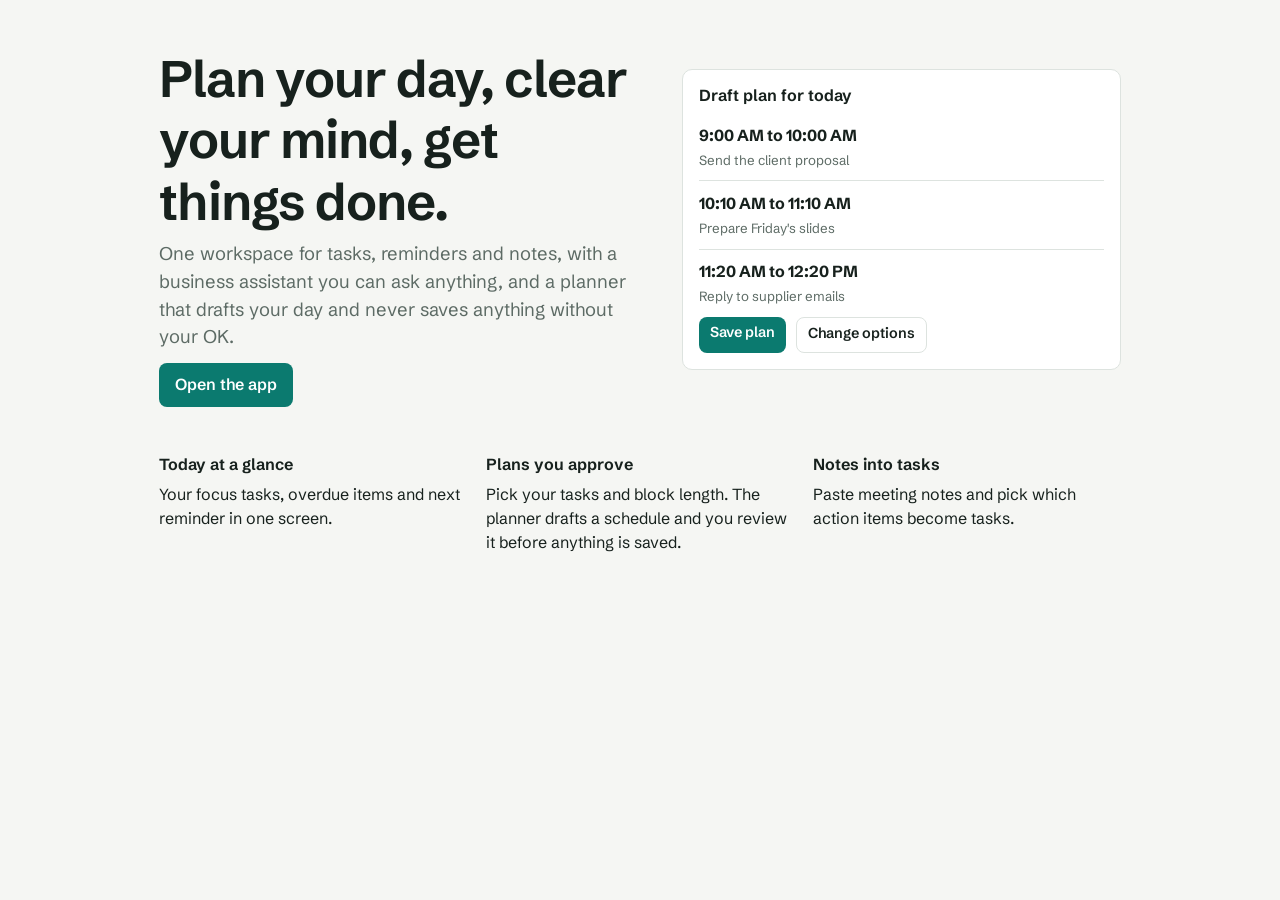
<file: index.html>
<!doctype html>
<html lang="en"><head><meta charset="utf-8"><meta name="viewport" content="width=device-width,initial-scale=1">
<title>Daily Life Assistant: plan your day, clear your mind</title>
<link href="https://fonts.googleapis.com/css2?family=Schibsted+Grotesk:wght@400;600;700&display=swap" rel="stylesheet">
<link rel="stylesheet" href="css/styles.css"></head>
<body>
<header class="hero"><div><h1>Plan your day, clear your mind, get things done.</h1>
<p class="lead">One workspace for tasks, reminders and notes, with a business assistant you can ask anything, and a planner that drafts your day and never saves anything without your OK.</p>
<a class="btn" href="app.html">Open the app</a></div>
<div class="panel" aria-label="Example plan"><h3>Draft plan for today</h3><ul class="list"><li><div class="t"><b>9:00 AM to 10:00 AM</b><br><small>Send the client proposal</small></div></li><li><div class="t"><b>10:10 AM to 11:10 AM</b><br><small>Prepare Friday's slides</small></div></li><li><div class="t"><b>11:20 AM to 12:20 PM</b><br><small>Reply to supplier emails</small></div></li></ul><div class="row"><span class="btn sm">Save plan</span><span class="btn ghost sm">Change options</span></div></div></header>
<section class="feat"><div><h3>Today at a glance</h3><p>Your focus tasks, overdue items and next reminder in one screen.</p></div>
<div><h3>Plans you approve</h3><p>Pick your tasks and block length. The planner drafts a schedule and you review it before anything is saved.</p></div>
<div><h3>Notes into tasks</h3><p>Paste meeting notes and pick which action items become tasks.</p></div></section>
</body></html>
</file>
<file: css/styles.css>
:root{--bg:#f5f6f3;--surface:#fff;--ink:#17211d;--muted:#5d6b65;--line:#dde3df;--accent:#0b7a6f;--accent-ink:#fff;--accent-soft:#dff1ee;--warn:#b45309;--danger:#b42318;--r:10px}
@media (prefers-color-scheme:dark){:root{--bg:#111816;--surface:#18221f;--ink:#e8efec;--muted:#9bada6;--line:#2a3833;--accent:#3dbfae;--accent-ink:#06211d;--accent-soft:#16332e;--warn:#f0a04b;--danger:#f1837a}}
*{box-sizing:border-box}html,body{height:100%}
body{margin:0;background:var(--bg);color:var(--ink);font:16px/1.5 "Schibsted Grotesk",system-ui,-apple-system,"Segoe UI",sans-serif}
h1,h2,h3{line-height:1.2;margin:0 0 .5rem;font-weight:650}h1{font-size:1.7rem}h2{font-size:1.15rem}h3{font-size:1rem}
p{margin:0 0 .75rem}a{color:var(--accent)}
:focus-visible{outline:3px solid var(--accent);outline-offset:2px}
button,input,select,textarea{font:inherit;color:inherit}
input,select,textarea{background:var(--surface);border:1px solid var(--line);border-radius:8px;padding:.55rem .7rem;min-height:44px;max-width:100%}
textarea{width:100%;min-height:96px;resize:vertical}
.btn{background:var(--accent);color:var(--accent-ink);border:0;border-radius:8px;padding:.55rem 1rem;min-height:44px;cursor:pointer;font-weight:600;text-decoration:none;display:inline-block}
.btn.ghost{background:transparent;color:var(--ink);border:1px solid var(--line)}
.btn.sm{min-height:36px;padding:.3rem .7rem;font-size:.9rem}.btn.danger{background:transparent;color:var(--danger);border:1px solid var(--line)}
.shell{display:grid;grid-template-columns:232px 1fr;min-height:100%}
.side{background:var(--surface);border-right:1px solid var(--line);padding:1rem .75rem;position:sticky;top:0;height:100vh;display:flex;flex-direction:column;gap:.25rem}
.brand{font-weight:700;font-size:1.1rem;padding:.25rem .6rem 1rem;color:var(--accent)}
.side a.nav{display:block;padding:.6rem .75rem;border-radius:8px;color:var(--ink);text-decoration:none}
.side a.nav:hover{background:var(--bg)}.side a.nav[aria-current=page]{background:var(--accent-soft);color:var(--accent);font-weight:600}
.side .btn{margin-top:auto}
main{padding:1.5rem clamp(1rem,3vw,2.5rem) 6rem;max-width:960px;width:100%}
.row{display:flex;gap:.6rem;flex-wrap:wrap;align-items:center}.grow{flex:1;min-width:160px}
.panel{background:var(--surface);border:1px solid var(--line);border-radius:var(--r);padding:1rem;margin-bottom:1rem}
.stats{display:grid;grid-template-columns:repeat(auto-fit,minmax(150px,1fr));gap:.75rem;margin:1rem 0}
.stat{border-left:3px solid var(--accent);padding:.1rem .8rem}.stat b{display:block;font-size:1.6rem}.stat span{color:var(--muted);font-size:.9rem}
.list{list-style:none;margin:0;padding:0}.list li{display:flex;gap:.7rem;align-items:center;padding:.6rem 0;border-top:1px solid var(--line)}.list li:first-child{border-top:0}
.list .t{flex:1;min-width:0}.done .t b{text-decoration:line-through;color:var(--muted)}.t small,.muted{color:var(--muted)}
input[type=checkbox]{width:22px;height:22px;accent-color:var(--accent)}
.tag{font-size:.8rem;padding:.1rem .5rem;border-radius:99px;border:1px solid var(--line)}.tag.high{color:var(--danger);border-color:currentColor}.tag.medium{color:var(--warn);border-color:currentColor}
.empty{color:var(--muted);padding:.5rem 0}
.chat{display:flex;flex-direction:column;gap:.7rem;margin-bottom:1rem}
.msg{max-width:85%;padding:.7rem .9rem;border-radius:12px;background:var(--surface);border:1px solid var(--line);white-space:pre-wrap}
.msg.user{align-self:flex-end;background:var(--accent-soft);border-color:transparent}
.proposal{margin-top:.6rem;padding:.7rem;border:1px dashed var(--accent);border-radius:8px;background:var(--bg);white-space:normal}
.proposal ul{margin:.3rem 0 .6rem;padding-left:1.1rem}
.chips{display:flex;gap:.5rem;flex-wrap:wrap;margin:.5rem 0 1rem}
.chip{border:1px solid var(--line);background:var(--surface);border-radius:99px;padding:.35rem .8rem;cursor:pointer;min-height:36px}
.toast{position:fixed;right:1rem;bottom:1rem;background:var(--ink);color:var(--bg);padding:.7rem 1rem;border-radius:8px;z-index:9;max-width:90vw}
dialog{border:1px solid var(--line);border-radius:var(--r);background:var(--surface);color:var(--ink);width:min(440px,92vw)}
dialog::backdrop{background:rgba(0,0,0,.4)}
label{display:block;font-size:.9rem;margin:.6rem 0 .2rem;color:var(--muted)}
.fab{display:none;position:fixed;right:1rem;bottom:4.6rem;z-index:6;border-radius:99px;box-shadow:0 4px 14px rgba(0,0,0,.25)}
@media(max-width:760px){.shell{display:block}
.side{position:fixed;bottom:0;left:0;right:0;top:auto;height:auto;flex-direction:row;overflow-x:auto;padding:.3rem;z-index:5;border-right:0;border-top:1px solid var(--line)}
.brand,.side .btn{display:none}.side a.nav{white-space:nowrap;padding:.6rem .8rem}.msg{max-width:96%}.fab{display:inline-block}}
@media(prefers-reduced-motion:no-preference){.toast{animation:in .2s ease-out}@keyframes in{from{opacity:0;transform:translateY(8px)}}}
.hero{max-width:1000px;margin:0 auto;padding:3rem 1.2rem;display:grid;grid-template-columns:1.1fr 1fr;gap:2.5rem;align-items:center}
.hero h1{font-size:clamp(2rem,5vw,3.2rem);letter-spacing:-.02em}.hero p.lead{font-size:1.15rem;color:var(--muted)}
.feat{max-width:1000px;margin:0 auto;padding:0 1.2rem 3rem;display:grid;grid-template-columns:repeat(auto-fit,minmax(220px,1fr));gap:1.2rem}
@media(max-width:760px){.hero{grid-template-columns:1fr}}
.bar{height:10px;border-radius:99px;background:var(--line);overflow:hidden}.bar i{display:block;height:100%;background:var(--accent)}
.barrow{display:grid;grid-template-columns:90px 1fr 36px;gap:.6rem;align-items:center;margin:.4rem 0}
.chk{display:flex;gap:.5rem;align-items:center;color:var(--ink);margin:.2rem 0}
.sr{position:absolute;width:1px;height:1px;overflow:hidden;clip:rect(0 0 0 0);white-space:nowrap}
.msg.md{white-space:normal}.msg.md p{margin:0 0 .5rem}.msg.md ul{margin:.2rem 0 .6rem;padding-left:1.2rem}.msg.md code{background:var(--bg);padding:0 .3rem;border-radius:4px}
.chat{max-height:55vh;overflow-y:auto}
</file>
